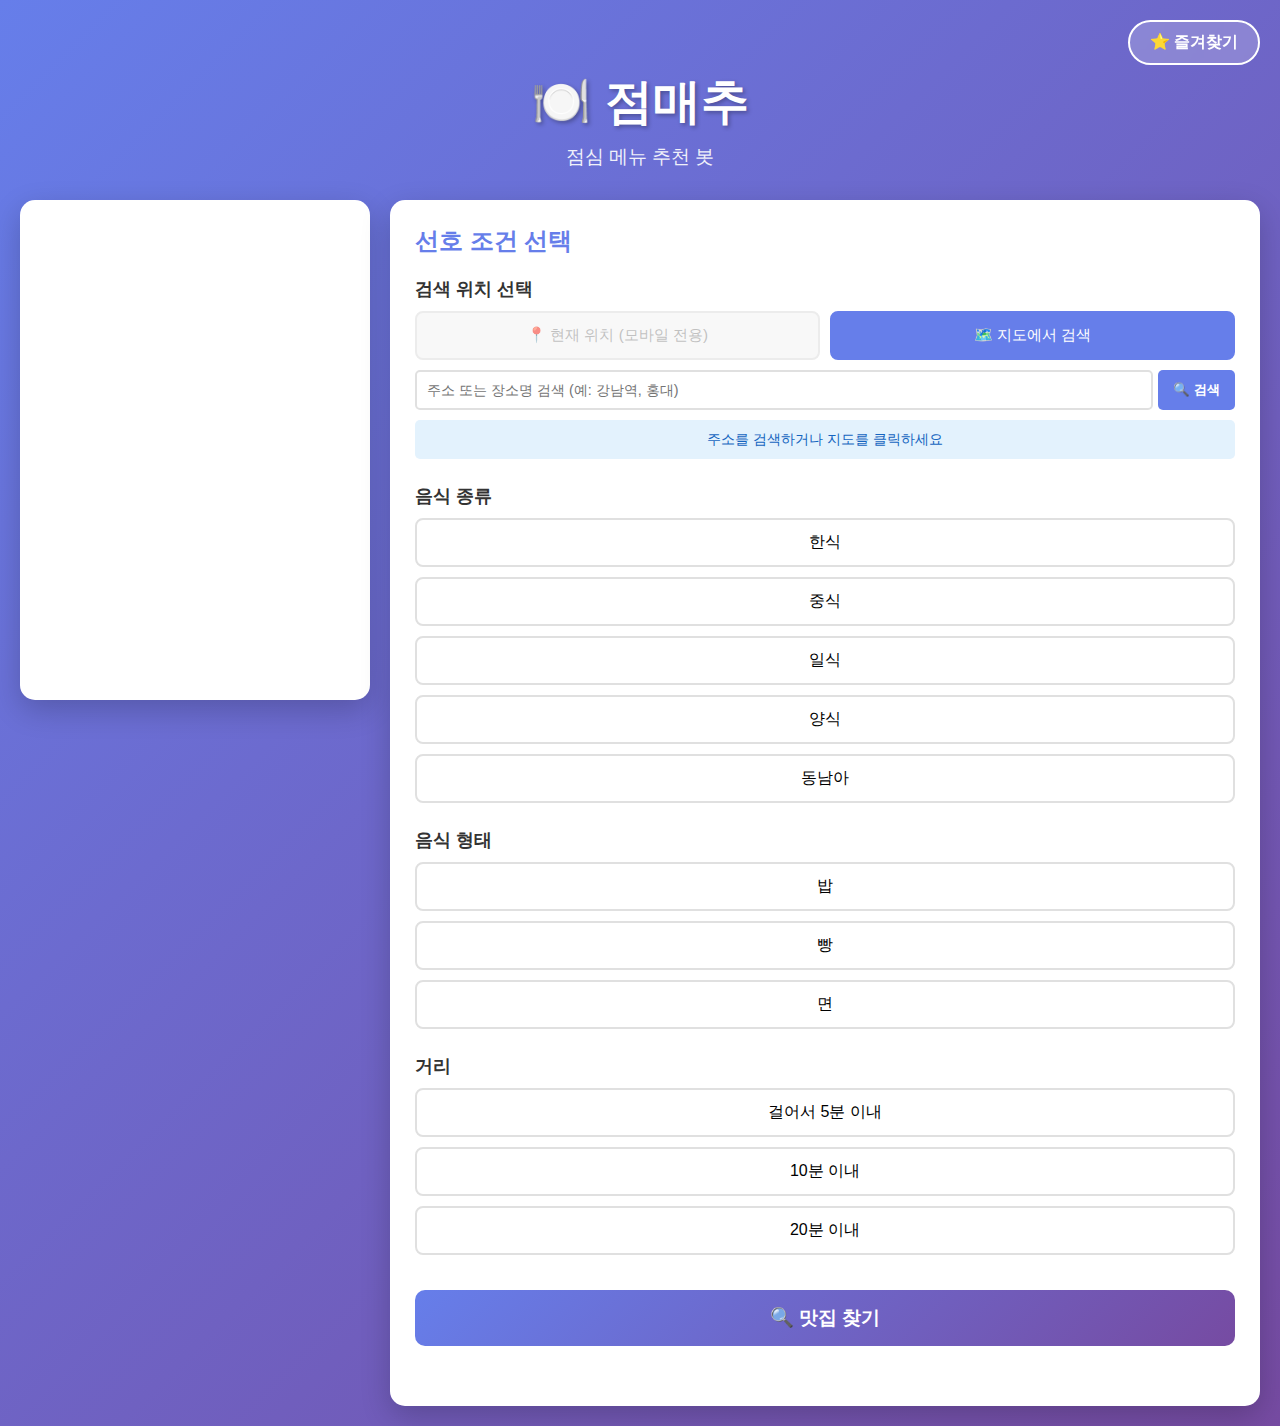
<file: index.html>
<!DOCTYPE html>
<html lang="ko">
<head>
    <meta charset="UTF-8">
    <meta name="viewport" content="width=device-width, initial-scale=1.0, maximum-scale=1.0, user-scalable=no">
    <title>점매추 - 점심 메뉴 추천 봇</title>
    <link rel="icon" href="data:image/svg+xml,<svg xmlns=%22http://www.w3.org/2000/svg%22 viewBox=%220 0 100 100%22><text y=%22.9em%22 font-size=%2290%22>🍽️</text></svg>">
    <link rel="stylesheet" href="style.css">
</head>
<body>
    <!-- 토스트 알림 컨테이너 -->
    <div id="toastContainer" class="toast-container"></div>

    <div class="container">
        <header>
            <h1>🍽️ 점매추</h1>
            <p class="subtitle">점심 메뉴 추천 봇</p>
            <button type="button" id="showFavorites" class="favorites-btn">⭐ 즐겨찾기</button>
        </header>

        <div class="content">
            <!-- 지도 영역 -->
            <div class="map-container">
                <div id="map"></div>
            </div>

            <!-- 설정 패널 -->
            <div class="settings-panel">
                <h2>선호 조건 선택</h2>
                
                <!-- 위치 선택 -->
                <div class="form-group">
                    <label>검색 위치 선택</label>
                    <div class="button-group horizontal">
                        <button type="button" id="useCurrentLocation" class="location-btn" disabled>
                            📍 현재 위치 (모바일 전용)
                        </button>
                        <button type="button" id="useMapLocation" class="location-btn active">
                            🗺️ 지도에서 검색
                        </button>
                    </div>
                    <div class="search-location-input" id="searchLocationInput" style="display: flex;">
                        <input type="text" id="locationSearchInput" placeholder="주소 또는 장소명 검색 (예: 강남역, 홍대)">
                        <button type="button" id="searchLocationBtn">🔍 검색</button>
                    </div>
                    <div id="locationHelp" class="location-help">
                        주소를 검색하거나 지도를 클릭하세요
                    </div>
                </div>
                
                <!-- 음식 종류 선택 -->
                <div class="form-group">
                    <label>음식 종류</label>
                    <div class="button-group">
                        <button type="button" class="option-btn" data-category="food-type" data-value="한식">한식</button>
                        <button type="button" class="option-btn" data-category="food-type" data-value="중식">중식</button>
                        <button type="button" class="option-btn" data-category="food-type" data-value="일식">일식</button>
                        <button type="button" class="option-btn" data-category="food-type" data-value="양식">양식</button>
                        <button type="button" class="option-btn" data-category="food-type" data-value="동남아">동남아</button>
                    </div>
                </div>

                <!-- 음식 형태 선택 -->
                <div class="form-group">
                    <label>음식 형태</label>
                    <div class="button-group">
                        <button type="button" class="option-btn" data-category="food-form" data-value="밥">밥</button>
                        <button type="button" class="option-btn" data-category="food-form" data-value="빵">빵</button>
                        <button type="button" class="option-btn" data-category="food-form" data-value="면">면</button>
                    </div>
                </div>

                <!-- 거리 선택 -->
                <div class="form-group">
                    <label>거리</label>
                    <div class="button-group">
                        <button type="button" class="option-btn" data-category="distance" data-value="400">걸어서 5분 이내</button>
                        <button type="button" class="option-btn" data-category="distance" data-value="800">10분 이내</button>
                        <button type="button" class="option-btn" data-category="distance" data-value="1600">20분 이내</button>
                    </div>
                </div>

                <button type="button" id="searchBtn" class="search-btn">🔍 맛집 찾기</button>
                
                <div id="statusMessage" class="status-message"></div>
            </div>

            <!-- 결과 팝업 모달 -->
            <div class="results-modal" id="resultsModal">
                <div class="modal-content">
                    <div class="modal-header">
                        <h2>추천 맛집 <span id="resultCount"></span></h2>
                        <button type="button" class="close-btn" id="closeModal">×</button>
                    </div>
                    <div class="modal-help-message">
                        💡 음식점을 클릭하면 구글 검색 페이지로 이동합니다
                    </div>
                    <div id="resultsList" class="results-list"></div>
                </div>
            </div>

            <!-- 즐겨찾기 모달 -->
            <div class="results-modal" id="favoritesModal">
                <div class="modal-content">
                    <div class="modal-header">
                        <h2>⭐ 즐겨찾기 <span id="favoriteCount"></span></h2>
                        <button type="button" class="close-btn" id="closeFavoritesModal">×</button>
                    </div>
                    <div class="modal-help-message">
                        💡 음식점을 클릭하면 구글 검색 페이지로 이동합니다
                    </div>
                    <div id="favoritesList" class="results-list"></div>
                    <div id="emptyFavorites" class="empty-message" style="display: none;">
                        <p>아직 즐겨찾기한 맛집이 없습니다.</p>
                        <p>맛집 카드의 ⭐ 버튼을 눌러 즐겨찾기에 추가해보세요!</p>
                    </div>
                </div>
            </div>
        </div>
    </div>

    <!-- 카카오맵 API -->
    <script type="text/javascript" src="https://dapi.kakao.com/v2/maps/sdk.js?appkey=3c4ef861f5a104ddee393a6e3ee6bc84&libraries=services"></script>
    <script src="app.js" defer></script>
</body>
</html>
</file>
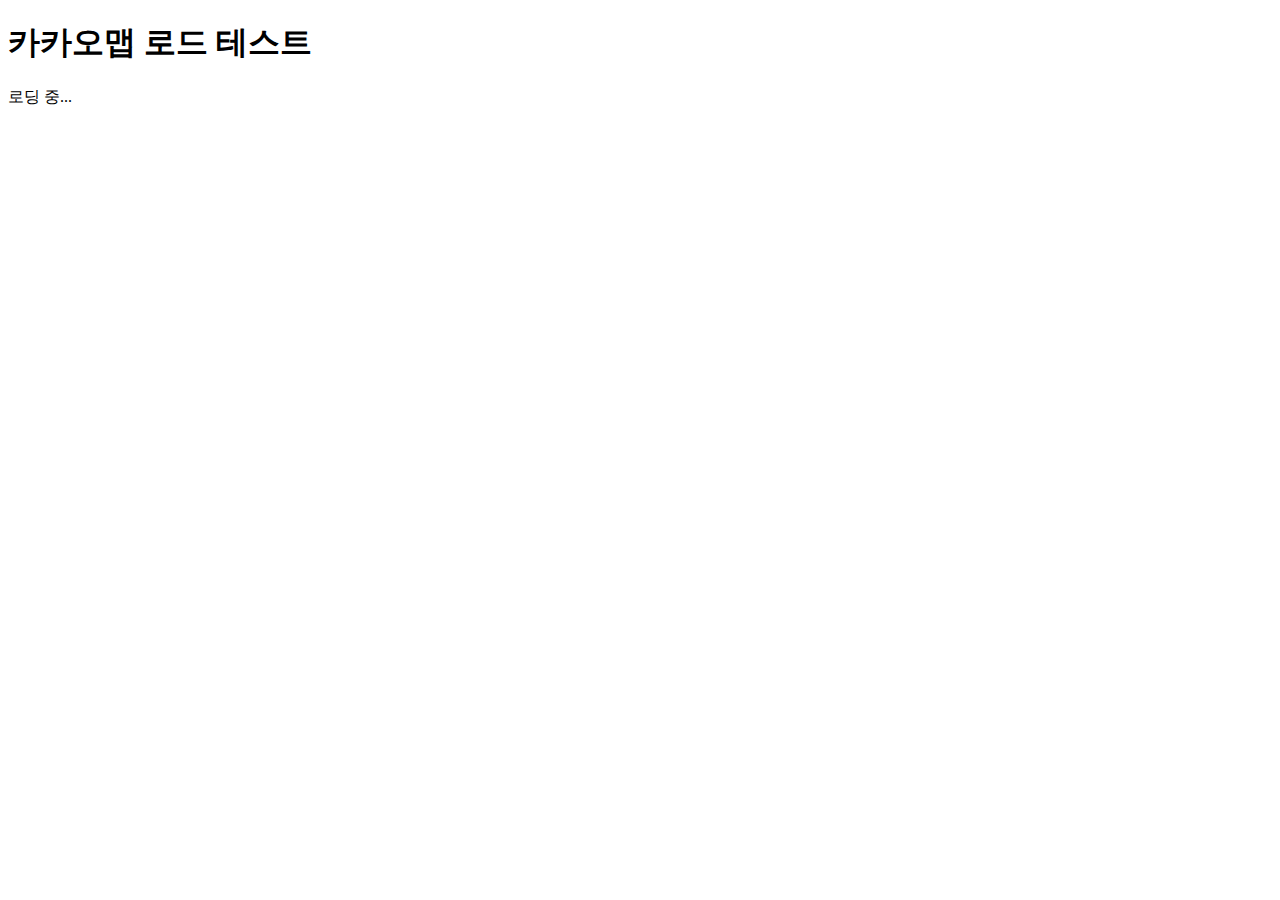
<file: kakao-test.html>
<!DOCTYPE html>
<html>
<head>
    <meta charset="utf-8">
    <title>카카오맵 테스트</title>
</head>
<body>
    <h1>카카오맵 로드 테스트</h1>
    <div id="status">로딩 중...</div>
    <div id="map" style="width:100%;height:400px;"></div>
    
    <script type="text/javascript" src="https://dapi.kakao.com/v2/maps/sdk.js?appkey=3c4ef861f5a104ddee393a6e3ee6bc84"></script>
    <script>
        console.log('Script loaded');
        
        // 스크립트 로드 확인
        var checkKakao = setInterval(function() {
            if (typeof kakao !== 'undefined') {
                clearInterval(checkKakao);
                document.getElementById('status').innerHTML = '✅ 카카오맵 API 로드 성공!';
                console.log('Kakao loaded:', kakao);
                
                // 지도 생성
                var container = document.getElementById('map');
                var options = {
                    center: new kakao.maps.LatLng(37.5665, 126.9780),
                    level: 3
                };
                var map = new kakao.maps.Map(container, options);
                
            } else {
                console.log('Waiting for kakao...');
            }
        }, 100);
        
        // 10초 후에도 로드 안 되면
        setTimeout(function() {
            if (typeof kakao === 'undefined') {
                document.getElementById('status').innerHTML = '❌ 카카오맵 API 로드 실패<br>F12를 눌러 콘솔을 확인하세요.';
            }
        }, 10000);
    </script>
</body>
</html>
</file>
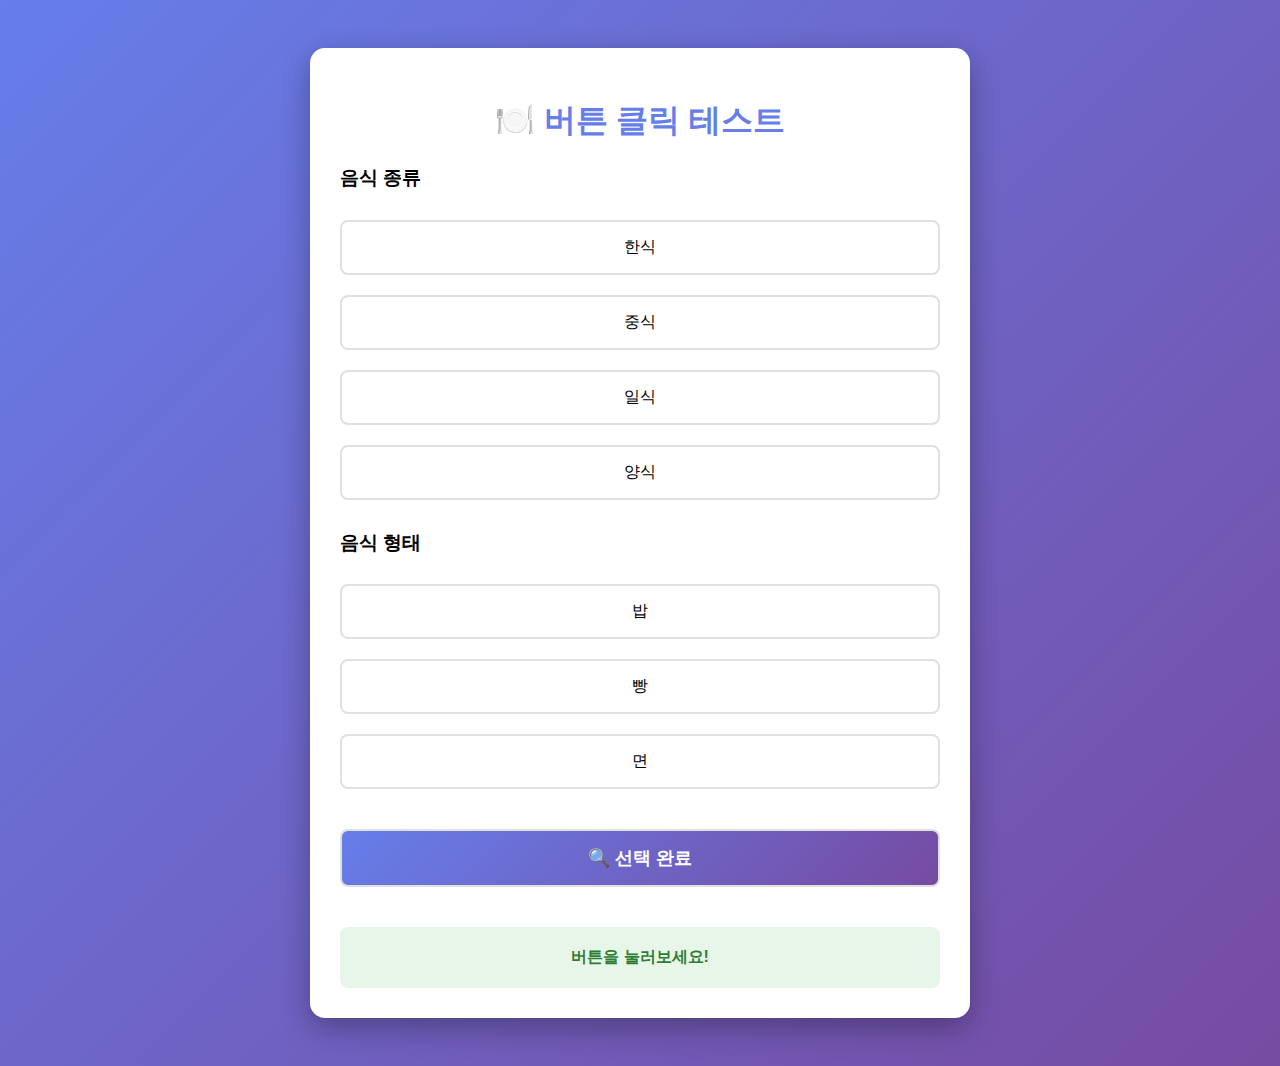
<file: simple-test.html>
<!DOCTYPE html>
<html lang="ko">
<head>
    <meta charset="UTF-8">
    <meta name="viewport" content="width=device-width, initial-scale=1.0">
    <title>버튼 테스트</title>
    <style>
        body {
            font-family: Arial, sans-serif;
            padding: 40px;
            background: linear-gradient(135deg, #667eea 0%, #764ba2 100%);
            min-height: 100vh;
        }
        
        .container {
            max-width: 600px;
            margin: 0 auto;
            background: white;
            padding: 30px;
            border-radius: 15px;
            box-shadow: 0 10px 30px rgba(0, 0, 0, 0.3);
        }
        
        h1 {
            color: #667eea;
            text-align: center;
        }
        
        .button-group {
            margin: 20px 0;
        }
        
        button {
            width: 100%;
            padding: 15px;
            margin: 10px 0;
            font-size: 16px;
            cursor: pointer;
            border: 2px solid #e0e0e0;
            background: white;
            border-radius: 8px;
            transition: all 0.3s;
        }
        
        button:hover {
            border-color: #667eea;
            background: #f5f7ff;
        }
        
        button.active {
            background: #667eea;
            color: white;
            border-color: #667eea;
        }
        
        #result {
            margin-top: 30px;
            padding: 20px;
            background: #e8f5e9;
            border-radius: 8px;
            color: #2e7d32;
            font-weight: bold;
            text-align: center;
        }
    </style>
</head>
<body>
    <div class="container">
        <h1>🍽️ 버튼 클릭 테스트</h1>
        
        <div class="button-group">
            <h3>음식 종류</h3>
            <button type="button" class="food-btn" data-value="한식">한식</button>
            <button type="button" class="food-btn" data-value="중식">중식</button>
            <button type="button" class="food-btn" data-value="일식">일식</button>
            <button type="button" class="food-btn" data-value="양식">양식</button>
        </div>
        
        <div class="button-group">
            <h3>음식 형태</h3>
            <button type="button" class="form-btn" data-value="밥">밥</button>
            <button type="button" class="form-btn" data-value="빵">빵</button>
            <button type="button" class="form-btn" data-value="면">면</button>
        </div>
        
        <button type="button" id="submitBtn" style="background: linear-gradient(135deg, #667eea 0%, #764ba2 100%); color: white; font-size: 18px; font-weight: bold;">
            🔍 선택 완료
        </button>
        
        <div id="result">버튼을 눌러보세요!</div>
    </div>
    
    <script>
        console.log('스크립트 로드됨');
        
        let selectedFood = null;
        let selectedForm = null;
        
        // 음식 종류 버튼
        document.querySelectorAll('.food-btn').forEach(btn => {
            btn.addEventListener('click', function(e) {
                e.preventDefault();
                console.log('음식 버튼 클릭:', this.dataset.value);
                
                // 모든 버튼 비활성화
                document.querySelectorAll('.food-btn').forEach(b => b.classList.remove('active'));
                
                // 현재 버튼 활성화
                this.classList.add('active');
                selectedFood = this.dataset.value;
                
                updateResult();
            });
        });
        
        // 음식 형태 버튼
        document.querySelectorAll('.form-btn').forEach(btn => {
            btn.addEventListener('click', function(e) {
                e.preventDefault();
                console.log('형태 버튼 클릭:', this.dataset.value);
                
                // 모든 버튼 비활성화
                document.querySelectorAll('.form-btn').forEach(b => b.classList.remove('active'));
                
                // 현재 버튼 활성화
                this.classList.add('active');
                selectedForm = this.dataset.value;
                
                updateResult();
            });
        });
        
        // 제출 버튼
        document.getElementById('submitBtn').addEventListener('click', function(e) {
            e.preventDefault();
            console.log('제출 버튼 클릭');
            
            if (!selectedFood) {
                document.getElementById('result').innerHTML = '❌ 음식 종류를 선택해주세요!';
                document.getElementById('result').style.background = '#ffebee';
                document.getElementById('result').style.color = '#c62828';
                return;
            }
            
            let message = `✅ 선택 완료!<br>음식: ${selectedFood}`;
            if (selectedForm) {
                message += `<br>형태: ${selectedForm}`;
            }
            
            document.getElementById('result').innerHTML = message;
            document.getElementById('result').style.background = '#e8f5e9';
            document.getElementById('result').style.color = '#2e7d32';
        });
        
        function updateResult() {
            let message = '선택 중...';
            if (selectedFood) {
                message = `음식: ${selectedFood}`;
            }
            if (selectedForm) {
                message += ` / 형태: ${selectedForm}`;
            }
            document.getElementById('result').innerHTML = message;
        }
    </script>
</body>
</html>
</file>
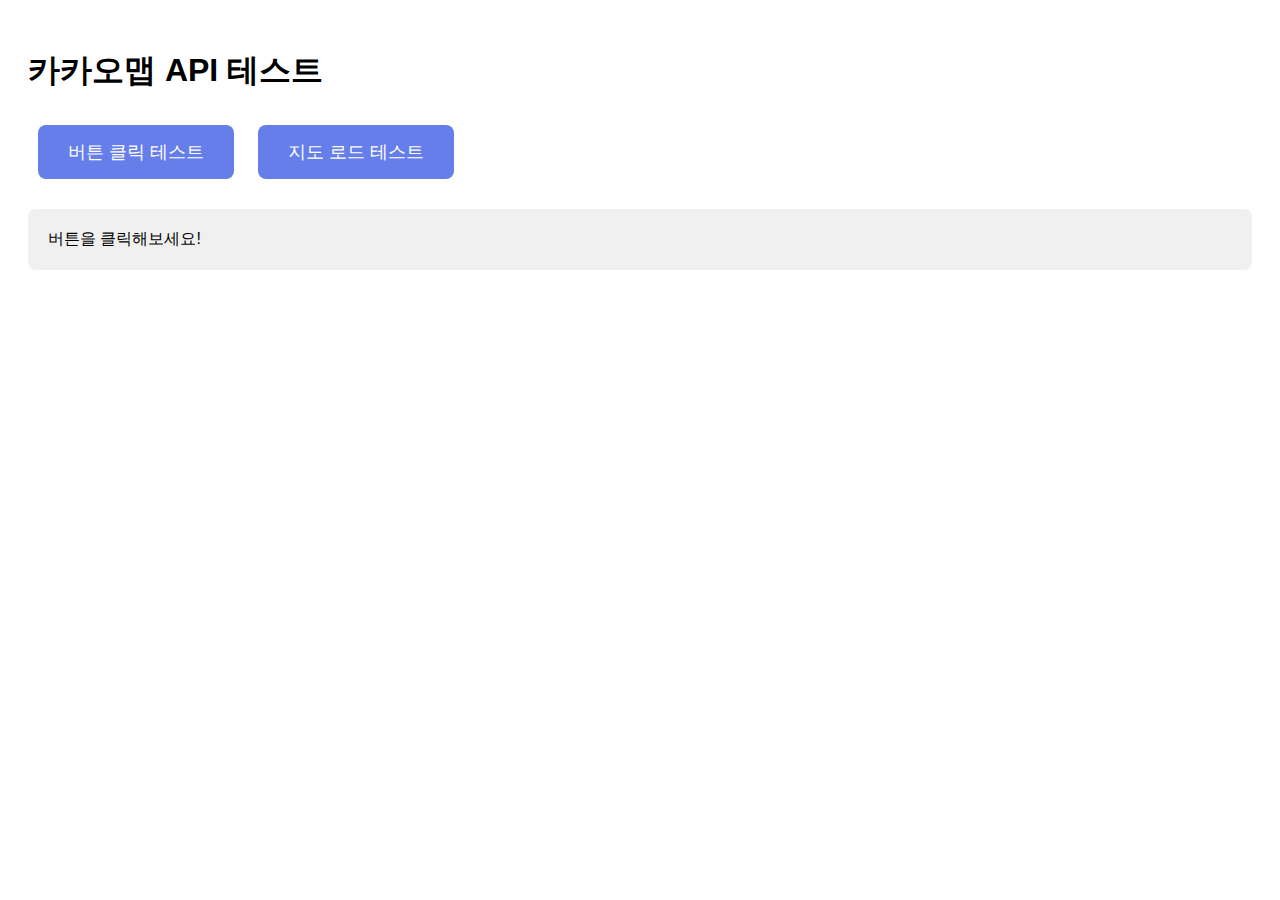
<file: test.html>
<!DOCTYPE html>
<html lang="ko">
<head>
    <meta charset="UTF-8">
    <meta name="viewport" content="width=device-width, initial-scale=1.0">
    <title>테스트</title>
    <style>
        body {
            font-family: Arial, sans-serif;
            padding: 20px;
        }
        button {
            padding: 15px 30px;
            font-size: 18px;
            margin: 10px;
            cursor: pointer;
            background: #667eea;
            color: white;
            border: none;
            border-radius: 8px;
        }
        button:hover {
            background: #5568d3;
        }
        #result {
            margin-top: 20px;
            padding: 20px;
            background: #f0f0f0;
            border-radius: 8px;
        }
        #map {
            width: 100%;
            height: 400px;
            margin-top: 20px;
        }
    </style>
</head>
<body>
    <h1>카카오맵 API 테스트</h1>
    
    <button type="button" id="testBtn">버튼 클릭 테스트</button>
    <button type="button" id="mapBtn">지도 로드 테스트</button>
    
    <div id="result">버튼을 클릭해보세요!</div>
    
    <div id="map"></div>
    
    <script src="https://dapi.kakao.com/v2/maps/sdk.js?appkey=3c4ef861f5a104ddee393a6e3ee6bc84&libraries=services"></script>
    <script>
        console.log('스크립트 로드됨');
        
        // 버튼 클릭 테스트
        document.getElementById('testBtn').addEventListener('click', function() {
            console.log('버튼 클릭됨!');
            document.getElementById('result').innerHTML = '✅ 버튼이 정상 작동합니다!';
        });
        
        // 지도 로드 테스트
        document.getElementById('mapBtn').addEventListener('click', function() {
            console.log('지도 버튼 클릭됨');
            
            if (typeof kakao === 'undefined') {
                document.getElementById('result').innerHTML = '❌ 카카오맵 API가 로드되지 않았습니다!';
                console.error('kakao is undefined');
                return;
            }
            
            document.getElementById('result').innerHTML = '✅ 카카오맵 API 로드 성공! 지도를 표시합니다...';
            console.log('카카오맵 객체 존재:', kakao);
            
            const container = document.getElementById('map');
            const options = {
                center: new kakao.maps.LatLng(37.5665, 126.9780),
                level: 3
            };
            
            const map = new kakao.maps.Map(container, options);
            document.getElementById('result').innerHTML = '✅ 지도 표시 완료!';
        });
    </script>
</body>
</html>
</file>
<file: style.css>
* {
    margin: 0;
    padding: 0;
    box-sizing: border-box;
}

body {
    font-family: 'Segoe UI', Tahoma, Geneva, Verdana, sans-serif;
    background: linear-gradient(135deg, #667eea 0%, #764ba2 100%);
    min-height: 100vh;
    padding: 20px;
}

.container {
    max-width: 1400px;
    margin: 0 auto;
}

header {
    text-align: center;
    color: white;
    margin-bottom: 30px;
    position: relative;
    padding-top: 50px;
}

header h1 {
    font-size: 3em;
    margin-bottom: 10px;
    text-shadow: 2px 2px 4px rgba(0, 0, 0, 0.3);
}

.subtitle {
    font-size: 1.2em;
    opacity: 0.9;
}

.favorites-btn {
    position: absolute;
    top: 0;
    right: 0;
    padding: 10px 20px;
    background: rgba(255, 255, 255, 0.2);
    color: white;
    border: 2px solid white;
    border-radius: 25px;
    cursor: pointer;
    font-size: 1em;
    font-weight: bold;
    transition: all 0.3s;
    backdrop-filter: blur(10px);
}

.favorites-btn:hover {
    background: rgba(255, 255, 255, 0.3);
    transform: scale(1.05);
}

.content {
    display: grid;
    grid-template-columns: 350px 1fr;
    grid-template-rows: auto;
    gap: 20px;
}

.settings-panel {
    background: white;
    border-radius: 15px;
    padding: 25px;
    box-shadow: 0 10px 30px rgba(0, 0, 0, 0.2);
    height: fit-content;
}

.settings-panel h2 {
    color: #667eea;
    margin-bottom: 20px;
    font-size: 1.5em;
}

.form-group {
    margin-bottom: 25px;
}

.form-group label {
    display: block;
    font-weight: bold;
    color: #333;
    margin-bottom: 10px;
    font-size: 1.1em;
}

.button-group {
    display: flex;
    flex-direction: column;
    gap: 10px;
}

.button-group.horizontal {
    flex-direction: row;
}

.option-btn {
    padding: 12px 20px;
    border: 2px solid #e0e0e0;
    background: white;
    border-radius: 8px;
    cursor: pointer;
    font-size: 1em;
    transition: all 0.3s;
    font-weight: 500;
    position: relative;
    z-index: 1;
    pointer-events: auto;
}

.option-btn:hover {
    border-color: #667eea;
    background: #f5f7ff;
}

.option-btn.active {
    background: #667eea;
    color: white;
    border-color: #667eea;
}

.location-btn {
    padding: 12px 20px;
    border: 2px solid #e0e0e0;
    background: white;
    border-radius: 8px;
    cursor: pointer;
    font-size: 0.95em;
    transition: all 0.3s;
    font-weight: 500;
    flex: 1;
    position: relative;
    z-index: 1;
    pointer-events: auto;
}

.location-btn:hover {
    border-color: #667eea;
    background: #f5f7ff;
}

.location-btn.active {
    background: #667eea;
    color: white;
    border-color: #667eea;
}

.location-btn:disabled {
    background: #f5f5f5;
    color: #999;
    border-color: #e0e0e0;
    cursor: not-allowed;
    opacity: 0.6;
}

.location-help {
    margin-top: 10px;
    padding: 10px;
    background: #e3f2fd;
    border-radius: 5px;
    font-size: 0.9em;
    color: #1565c0;
    text-align: center;
}

.search-location-input {
    margin-top: 10px;
    display: flex;
    gap: 5px;
}

.search-location-input input {
    flex: 1;
    padding: 10px;
    border: 2px solid #e0e0e0;
    border-radius: 5px;
    font-size: 0.9em;
}

.search-location-input input:focus {
    outline: none;
    border-color: #667eea;
}

.search-location-input button {
    padding: 10px 15px;
    background: #667eea;
    color: white;
    border: none;
    border-radius: 5px;
    cursor: pointer;
    font-weight: bold;
}

.search-location-input button:hover {
    background: #5568d3;
}

.search-btn {
    width: 100%;
    padding: 15px;
    background: linear-gradient(135deg, #667eea 0%, #764ba2 100%);
    color: white;
    border: none;
    border-radius: 10px;
    font-size: 1.2em;
    font-weight: bold;
    cursor: pointer;
    transition: transform 0.2s;
    margin-top: 10px;
    position: relative;
    z-index: 1;
    pointer-events: auto;
}

.search-btn:hover {
    transform: translateY(-2px);
    box-shadow: 0 5px 15px rgba(102, 126, 234, 0.4);
}

.search-btn:disabled {
    opacity: 0.6;
    cursor: not-allowed;
}

.status-message {
    margin-top: 15px;
    padding: 10px;
    border-radius: 5px;
    text-align: center;
    font-size: 0.9em;
}

.status-message.error {
    background: #ffebee;
    color: #c62828;
}

.status-message.info {
    background: #e3f2fd;
    color: #1565c0;
}

.status-message.success {
    background: #e8f5e9;
    color: #2e7d32;
}

/* 토스트 알림 */
.toast-container {
    position: fixed;
    top: 20px;
    right: 20px;
    z-index: 10000;
    display: flex;
    flex-direction: column;
    gap: 10px;
}

.toast {
    min-width: 300px;
    padding: 15px 20px;
    border-radius: 10px;
    box-shadow: 0 5px 20px rgba(0, 0, 0, 0.3);
    color: white;
    font-weight: 500;
    animation: slideIn 0.3s ease, fadeOut 0.3s ease 2.7s;
    display: flex;
    align-items: center;
    gap: 10px;
}

.toast.success {
    background: linear-gradient(135deg, #4caf50 0%, #45a049 100%);
}

.toast.error {
    background: linear-gradient(135deg, #f44336 0%, #e53935 100%);
}

.toast.info {
    background: linear-gradient(135deg, #2196f3 0%, #1976d2 100%);
}

.toast-icon {
    font-size: 1.5em;
}

@keyframes slideIn {
    from {
        transform: translateX(400px);
        opacity: 0;
    }
    to {
        transform: translateX(0);
        opacity: 1;
    }
}

@keyframes fadeOut {
    to {
        opacity: 0;
        transform: translateX(400px);
    }
}

.map-container {
    background: white;
    border-radius: 15px;
    overflow: hidden;
    box-shadow: 0 10px 30px rgba(0, 0, 0, 0.2);
    height: 500px;
}

#map {
    width: 100%;
    height: 100%;
}

.results-modal {
    display: none;
    position: fixed;
    top: 0;
    left: 0;
    width: 100%;
    height: 100%;
    background: rgba(0, 0, 0, 0.7);
    z-index: 1000;
    overflow-y: auto;
    padding: 20px;
}

.results-modal.show {
    display: flex;
    align-items: flex-start;
    justify-content: center;
    padding-top: 50px;
}

.modal-content {
    background: white;
    border-radius: 15px;
    width: 100%;
    max-width: 1200px;
    max-height: 85vh;
    overflow-y: auto;
    box-shadow: 0 20px 60px rgba(0, 0, 0, 0.4);
    animation: slideDown 0.3s ease;
}

@keyframes slideDown {
    from {
        opacity: 0;
        transform: translateY(-50px);
    }
    to {
        opacity: 1;
        transform: translateY(0);
    }
}

.modal-header {
    display: flex;
    justify-content: space-between;
    align-items: center;
    padding: 25px;
    border-bottom: 2px solid #e0e0e0;
    position: sticky;
    top: 0;
    background: white;
    z-index: 1;
    border-radius: 15px 15px 0 0;
}

.modal-header h2 {
    color: #667eea;
    margin: 0;
    font-size: 1.5em;
}

.close-btn {
    background: none;
    border: none;
    font-size: 2.5em;
    color: #999;
    cursor: pointer;
    line-height: 1;
    padding: 0;
    width: 40px;
    height: 40px;
    display: flex;
    align-items: center;
    justify-content: center;
    border-radius: 50%;
    transition: all 0.3s;
}

.close-btn:hover {
    background: #f5f5f5;
    color: #333;
}

#resultCount {
    color: #764ba2;
    font-size: 0.9em;
}

.results-list {
    display: grid;
    grid-template-columns: repeat(auto-fill, minmax(300px, 1fr));
    gap: 20px;
    padding: 25px;
}

.result-item {
    border: 2px solid #e0e0e0;
    border-radius: 10px;
    padding: 20px;
    transition: all 0.3s;
    cursor: pointer;
    position: relative;
}

.result-item:hover {
    border-color: #667eea;
    box-shadow: 0 5px 15px rgba(102, 126, 234, 0.2);
    transform: translateY(-3px);
}

.favorite-btn {
    position: absolute;
    top: 15px;
    right: 15px;
    background: none;
    border: none;
    font-size: 1.8em;
    cursor: pointer;
    transition: all 0.3s;
    padding: 5px;
    line-height: 1;
}

.favorite-btn:hover {
    transform: scale(1.2);
}

.favorite-btn.active {
    animation: bounce 0.5s;
}

@keyframes bounce {
    0%, 100% { transform: scale(1); }
    50% { transform: scale(1.3); }
}

.result-item h3 {
    color: #333;
    margin-bottom: 10px;
    font-size: 1.3em;
}

.result-item .category {
    display: inline-block;
    background: #667eea;
    color: white;
    padding: 5px 12px;
    border-radius: 15px;
    font-size: 0.85em;
    margin-bottom: 10px;
}

.result-item .distance {
    color: #666;
    font-size: 0.95em;
    margin-bottom: 8px;
}

.result-item .address {
    color: #888;
    font-size: 0.9em;
    line-height: 1.4;
}

.result-item .phone {
    color: #667eea;
    font-weight: bold;
    margin-top: 8px;
}

.result-item .menu {
    margin-top: 10px;
    padding-top: 10px;
    border-top: 1px solid #e0e0e0;
}

.result-item .menu-title {
    font-size: 0.85em;
    color: #999;
    margin-bottom: 5px;
}

.result-item .menu-items {
    display: flex;
    gap: 8px;
    flex-wrap: wrap;
}

.result-item .menu-item {
    background: #f5f7ff;
    color: #667eea;
    padding: 4px 10px;
    border-radius: 12px;
    font-size: 0.85em;
    font-weight: 500;
}

.empty-message {
    text-align: center;
    padding: 60px 20px;
    color: #999;
}

.empty-message p {
    margin: 10px 0;
    font-size: 1.1em;
}

.empty-message p:first-child {
    font-size: 1.3em;
    font-weight: bold;
    color: #666;
}

@media (max-width: 1024px) {
    .content {
        grid-template-columns: 1fr;
    }
    
    .map-container {
        height: 400px;
    }
}

@media (max-width: 600px) {
    header h1 {
        font-size: 2em;
    }
    
    .results-list {
        grid-template-columns: 1fr;
    }
}
</file>
